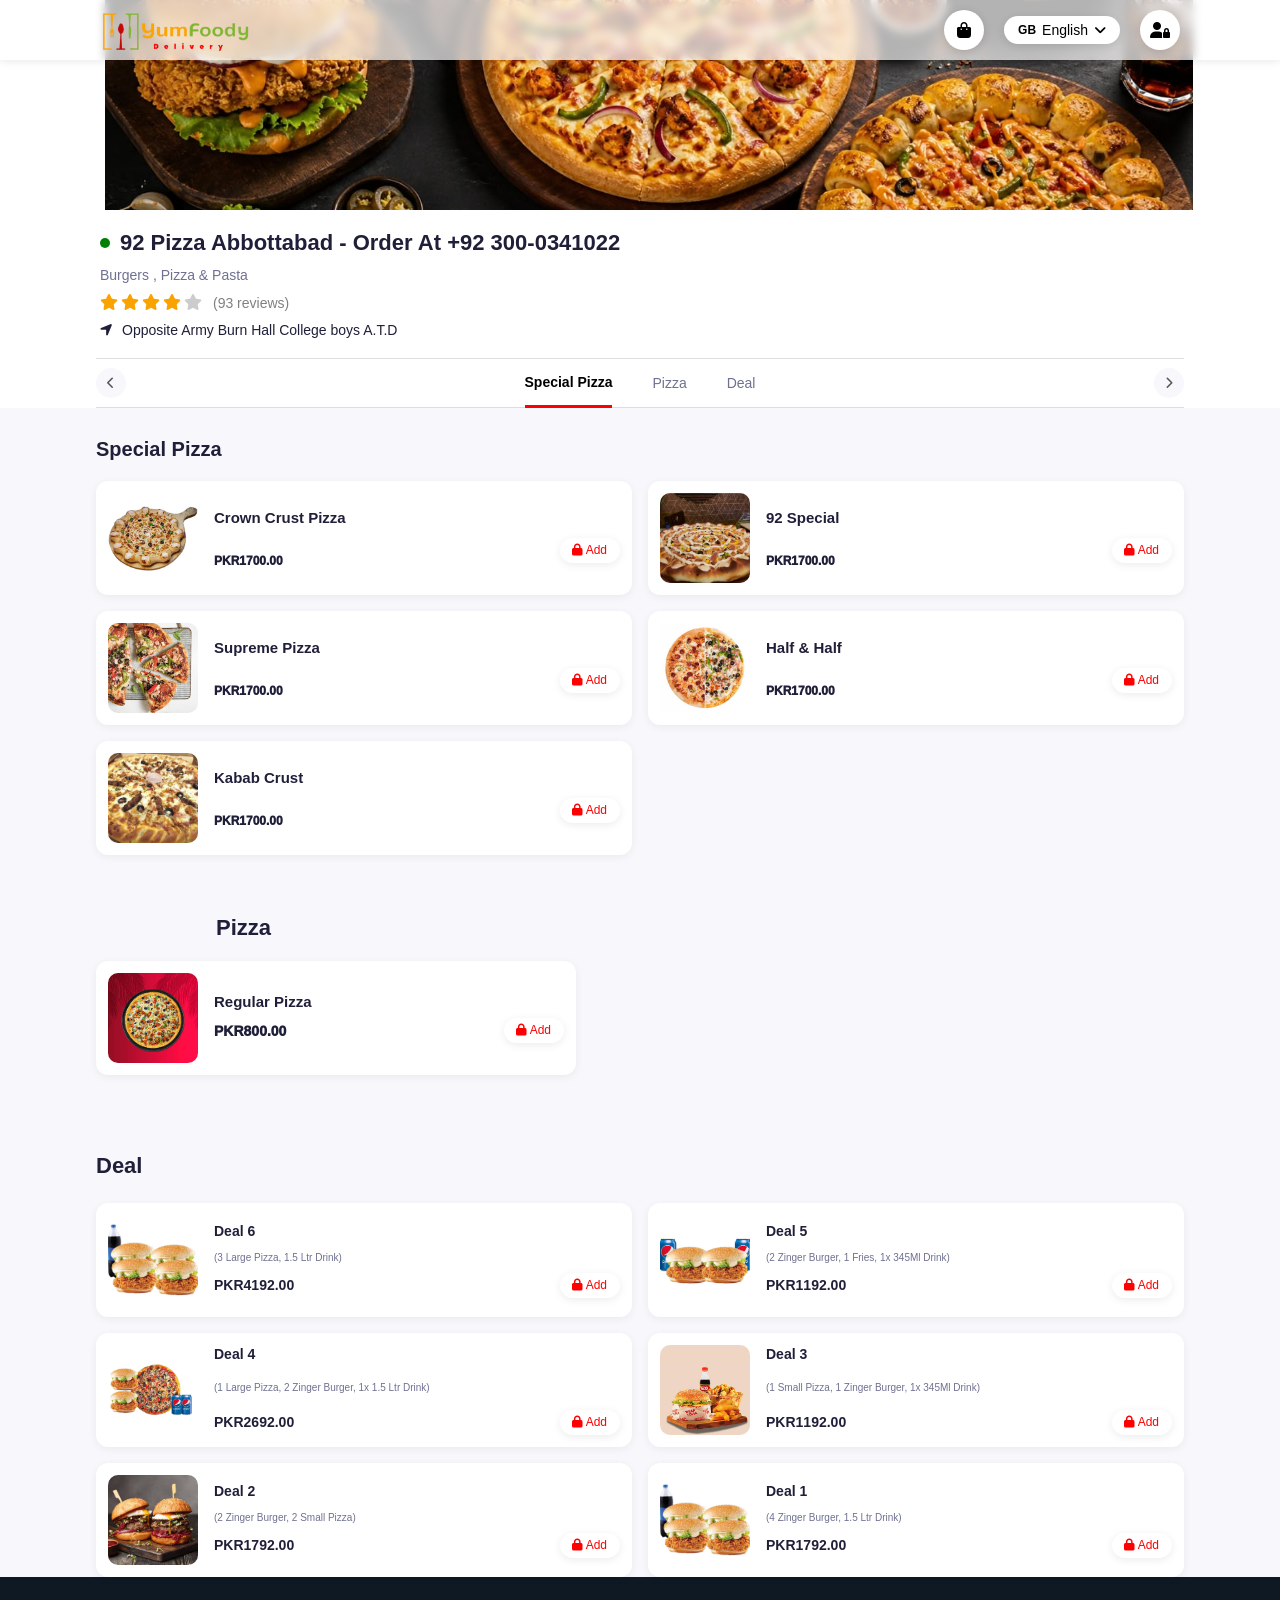
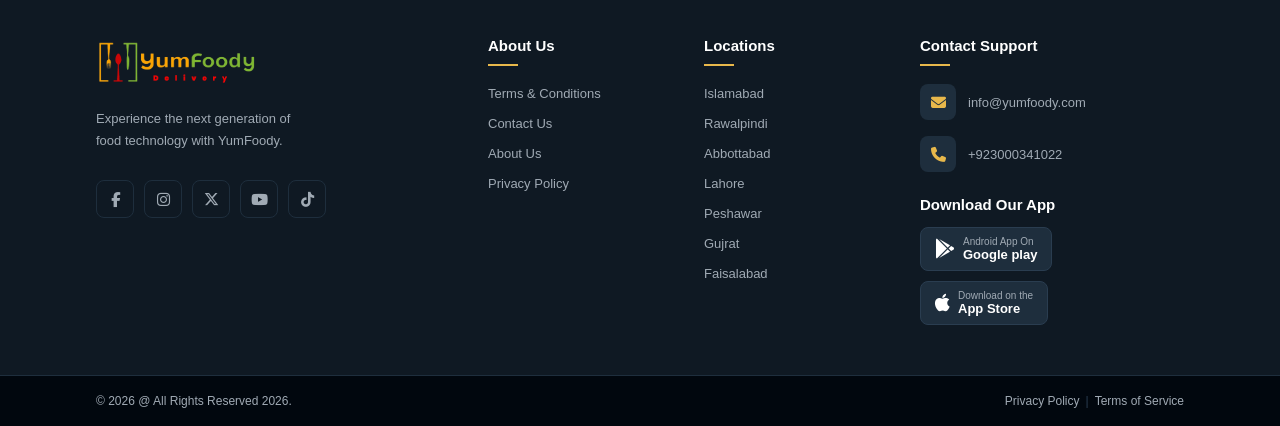
<file: 92 pizza abottabad/index.html>
<!DOCTYPE html>
<html lang="en">
<head>
    <meta charset="UTF-8">
    <meta name="viewport" content="width=device-width, initial-scale=1.0">
    <link rel="stylesheet" href="https://cdnjs.cloudflare.com/ajax/libs/font-awesome/6.5.0/css/all.min.css">
    <link rel="stylesheet" href="assets/css/style.css">
    <title>YumFoody.com.pk</title>
</head>
<body>

    <!-- Header -->
    <header>
        <div class="header-wrapper">
            <div class="header-container">
                <div class="logo">
                    <img src="assets/css/images/WhatsApp Image 2026-07-12 at 2.34.15 AM.png" alt="logo">
                </div>
                <div class="header-things">
                    <span class="badge">
                        <i class="fa-solid fa-bag-shopping"></i>
                    </span>
                    <p><span class="gb">GB</span> English
                        <i class="fa-solid fa-angle-down"></i>
                    </p>
                    <span class="signin">
                        <i class="fa-solid fa-user-lock"></i>
                    </span>
                </div>
            </div>
        </div>
    </header>

    <!-- Main -->
    <main>

        <!-- Hero Section -->
        <section class="hero">
            <div class="hero-img">
                <img src="assets/css/images/WhatsApp Image 2026-07-12 at 2.39.04 AM.jpeg" alt="restaurant">
            </div>
            <div class="title-wrapper">
                <div class="hero-title">
                    <p id="dot"></p>
                    <h1>92 Pizza Abbottabad - Order At +92 300-0341022</h1>
                </div>
                <div class="hero-item">
                    <small>Burgers , Pizza & Pasta</small>
                </div>
                <div class="review">
                    <span><i class="fa-solid fa-star"></i></span>
                    <span><i class="fa-solid fa-star"></i></span>
                    <span><i class="fa-solid fa-star"></i></span>
                    <span><i class="fa-solid fa-star"></i></span>
                    <span class="inactive"><i class="fa-solid fa-star"></i></span>
                    <span class="total-review">(93 reviews)</span>
                </div>
                <div class="hero-address">
                    <span><i class="fa-solid fa-location-arrow"></i></span>
                    <p>Opposite Army Burn Hall College boys A.T.D</p>
                </div>
            </div>
        </section>

        <!-- Bar / Slider Section -->
        <section class="bar">
            <div class="bar-wrapper">
                <div class="slide">
                    <div class="left">
                        <i class="fa-solid fa-chevron-left"></i>
                    </div>
                    <div class="slider-item">
                        <div class="special-pizza active">Special Pizza</div>
                        <div class="pizza"></a>Pizza</div>
                        <div class="deal-link">Deal</div>
                    </div>
                    <div class="right">
                        <i class="fa-solid fa-chevron-right"></i>
                    </div>
                </div>
            </div>
        </section>

        <!-- Pizza Section -->
        <section class="pizza-section" id="pizza-section">
            <div class="pizza-wrapper">
                <h2>Special Pizza</h2>
                <div class="pizza-container">

                    <div class="pizza-item">
                        <img src="assets/css/images/Crown-Crust-Pizza...-image.jpg" alt="Crown Crust Pizza">
                        <div class="pizza-info">
                            <h4>Crown Crust Pizza</h4>
                            <div class="lock">
                                <p id="pkr">PKR1700.00</p>
                                <span><i class="fa-solid fa-lock"></i> Add</span>
                            </div>
                        </div>
                    </div>

                    <div class="pizza-item">
                        <img src="assets/css/images/92-Special-image.jpg" alt="92 Special">
                        <div class="pizza-info">
                            <h4>92 Special</h4>
                            <div class="lock">
                                <p id="pkr">PKR1700.00</p>
                                <span><i class="fa-solid fa-lock"></i> Add</span>
                            </div>
                        </div>
                    </div>

                    <div class="pizza-item">
                        <img src="assets/css/images/Supreme-Pizza-image.jpg" alt="Supreme Pizza">
                        <div class="pizza-info">
                            <h4>Supreme Pizza</h4>
                            <div class="lock">
                                <p id="pkr">PKR1700.00</p>
                                <span><i class="fa-solid fa-lock"></i> Add</span>
                            </div>
                        </div>
                    </div>

                    <div class="pizza-item">
                        <img src="assets/css/images/Half-&-Half-image.jpg" alt="Half and Half">
                        <div class="pizza-info">
                            <h4>Half & Half</h4>
                            <div class="lock">
                                <p id="pkr">PKR1700.00</p>
                                <span><i class="fa-solid fa-lock"></i> Add</span>
                            </div>
                        </div>
                    </div>

                    <div class="pizza-item">
                        <img src="assets/css/images/Kabab-Crust-image.jpg" alt="Kabab Crust">
                        <div class="pizza-info">
                            <h4>Kabab Crust</h4>
                            <div class="lock">
                                <p id="pkr">PKR1700.00</p>
                                <span><i class="fa-solid fa-lock"></i> Add</span>
                            </div>
                        </div>
                    </div>

                </div>
            </div>
        </section>
        <!-- single pizza  -->
         <section class="single-pizza">
            <h1>Pizza</h1>
            <div class="single-wraper">
                
                <div class="single-container">
                    <div class="single-image">
                        <img src="assets/css/images/Regular-Pizza-image.jpg" alt="Regular-Pizza-image.jpg">
                    </div>
                    <div class="single-info-column">
                        <div class="single-info">
                            <h4>Regular Pizza</h4>
                        </div>
                        <div class="single-lock">
                            <p>PKR800.00</p>
                            <span><i class="fa-solid fa-lock"></i> Add</span>
                        </div>
                    </div>
                </div>
            </div>
         </section>

         <!-- Dealsection  -->
         <section class="deal" id="deal">
            <div class="deal-wraper">
                <h1>Deal</h1>
                <div class="deal-container">
                    <div class="deal-card">
                        <div class="deal-img">
                            <img src="assets/css/images/4-Zinger-Burger,-1.5-Ltr-Drink-image.jpg" alt="4zinger-burger">
                        </div>
                        <div class="deal-info">
                            <div class="about-deal">
                                <h4>Deal 6</h4>
                            </div>
                            <div class="about-small">
                                <small>(3 Large Pizza, 1.5 Ltr Drink)</small>
                            </div>
                            <div class="deal-price">
                                <p>PKR4192.00</p>
                                <span><i class="fa-solid fa-lock"></i> Add</span>
                            </div>
                        </div>
                    </div>
                     <div class="deal-card">
                        <div class="deal-img">
                            <img src="assets/css/images/2-Zinger-Burger,-1-Fries,-1x-345Ml-Drink-image.jpg" alt="2zinger-burger">
                        </div>
                        <div class="deal-info">
                            <div class="about-deal">
                                <h4>Deal 5</h4>
                            </div>
                            <div class="about-small">
                                <small>(2 Zinger Burger, 1 Fries, 1x 345Ml Drink)</small>
                            </div>
                            <div class="deal-price">
                                <p>PKR1192.00</p>
                                <span><i class="fa-solid fa-lock"></i> Add</span>
                            </div>
                        </div>
                    </div> 

                     <div class="deal-card" id="deal-active">
                        <div class="deal-img">
                            <img src="assets/css/images/1-Large-Pizza,-2-Zinger-Burger,-1x-1.5-Ltr-Drink-image.jpg" alt="2zinger-burger">
                        </div>
                        <div class="deal-info">
                            <div class="about-deal">
                                <h4>Deal 4</h4>
                            </div>
                            <div class="about-small">
                                <small>(1 Large Pizza, 2 Zinger Burger, 1x 1.5 Ltr Drink)</small>
                            </div>
                            <div class="deal-price">
                                <p>PKR2692.00</p>
                                <span><i class="fa-solid fa-lock"></i> Add</span>
                            </div>
                        </div>
                    </div>

                     <div class="deal-card" id="deal-active">
                        <div class="deal-img">
                            <img src="assets/css/images/1-Small-Pizza,-1-Zinger-Burger,-1x-345Ml-Drink-image.jpg" alt="2zinger-burger">
                        </div>
                        <div class="deal-info">
                            <div class="about-deal">
                                <h4>Deal 3</h4>
                            </div>
                            <div class="about-small">
                                <small>(1 Small Pizza, 1 Zinger Burger, 1x 345Ml Drink)</small>
                            </div>
                            <div class="deal-price">
                                <p>PKR1192.00</p>
                                <span><i class="fa-solid fa-lock"></i> Add</span>
                            </div>
                        </div>
                    </div>

                     <div class="deal-card">
                        <div class="deal-img">
                            <img src="assets/css/images/2-Zinger-Burger,-2-Small-Pizza-image.jpg" alt="2zinger-burger">
                        </div>
                        <div class="deal-info">
                            <div class="about-deal">
                                <h4>Deal 2</h4>
                            </div>
                            <div class="about-small">
                                <small>(2 Zinger Burger, 2 Small Pizza)</small>
                            </div>
                            <div class="deal-price">
                                <p>PKR1792.00</p>
                                <span><i class="fa-solid fa-lock"></i> Add</span>
                            </div>
                        </div>
                    </div>

                     <div class="deal-card">
                        <div class="deal-img">
                            <img src="assets/css/images/4-Zinger-Burger,-1.5-Ltr-Drink-image (1).jpg" alt="2zinger-burger">
                        </div>
                        <div class="deal-info">
                            <div class="about-deal">
                                <h4>Deal 1</h4>
                            </div>
                            <div class="about-small">
                                <small>(4 Zinger Burger, 1.5 Ltr Drink)</small>
                            </div>
                            <div class="deal-price">
                                <p>PKR1792.00</p>
                                <span><i class="fa-solid fa-lock"></i> Add</span>
                            </div>
                        </div>
                    </div>
                </div>
            </div>
          </section>

    </main>

    <footer>
    <div class="footer-container">

        <!-- Column 1 — Logo + Description + Social -->
        <div class="footer-logo">
            <!-- Logo — apni image path yahan daal dein -->
            <img src="assets/css/images/WhatsApp Image 2026-07-12 at 2.34.15 AM.png" alt="YumFoody Logo">
            <p>Experience the next generation of food technology with YumFoody.</p>
            <div class="social-icons">
                <a href="#"><i class="fa-brands fa-facebook-f"></i></a>
                <a href="#"><i class="fa-brands fa-instagram"></i></a>
                <a href="#"><i class="fa-brands fa-x-twitter"></i></a>
                <a href="#"><i class="fa-brands fa-youtube"></i></a>
                <a href="#"><i class="fa-brands fa-tiktok"></i></a>
            </div>
        </div>

        <!-- Column 2 — About Us -->
        <div class="footer-col">
            <h4>About Us</h4>
            <ul>
                <li><a href="#">Terms & Conditions</a></li>
                <li><a href="#">Contact Us</a></li>
                <li><a href="#">About Us</a></li>
                <li><a href="#">Privacy Policy</a></li>
            </ul>
        </div>

        <!-- Column 3 — Locations -->
        <div class="footer-col">
            <h4>Locations</h4>
            <ul>
                <li><a href="#">Islamabad</a></li>
                <li><a href="#">Rawalpindi</a></li>
                <li><a href="#">Abbottabad</a></li>
                <li><a href="#">Lahore</a></li>
                <li><a href="#">Peshawar</a></li>
                <li><a href="#">Gujrat</a></li>
                <li><a href="#">Faisalabad</a></li>
            </ul>
        </div>

        <!-- Column 4 — Contact + Download -->
        <div class="footer-contact">
            <h4>Contact Support</h4>

            <div class="contact-item">
                <div class="contact-icon">
                    <i class="fa-solid fa-envelope"></i>
                </div>
                <p>info@yumfoody.com</p>
            </div>

            <div class="contact-item">
                <div class="contact-icon">
                    <i class="fa-solid fa-phone"></i>
                </div>
                <p>+923000341022</p>
            </div>

            <p class="download-title">Download Our App</p>
            <div class="app-buttons">
                <a href="#" class="app-btn">
                    <i class="fa-brands fa-google-play"></i>
                    <div class="app-btn-text">
                        <span>Android App On</span>
                        <span>Google play</span>
                    </div>
                </a>
                <a href="#" class="app-btn">
                    <i class="fa-brands fa-apple"></i>
                    <div class="app-btn-text">
                        <span>Download on the</span>
                        <span>App Store</span>
                    </div>
                </a>
            </div>
        </div>

    </div>

    <!-- Bottom Bar -->
    <div class="footer-bottom">
        <div class="footer-bottom-container">
            <p>© 2026 @ All Rights Reserved 2026.</p>
            <div class="footer-bottom-links">
                <a href="#">Privacy Policy</a>
                <span>|</span>
                <a href="#">Terms of Service</a>
            </div>
        </div>
    </div>
</footer>


    <script>
        const dot = document.getElementById("dot");
        let isGreen = false;

        setInterval(() => {
            if (isGreen) {
                dot.style.backgroundColor = "green";
            } else {
                dot.style.backgroundColor = "red";
            }
            isGreen = !isGreen;
        }, 2000);
    </script>

</body>
</html>
</file>
<file: 92 pizza abottabad/assets/css/style.css>
* {
    margin: 0;
    padding: 0;
    box-sizing: border-box;
    font-family: 'Segoe UI', Tahoma, Geneva, Verdana, sans-serif;
}

/* ═══════════════════════════
   HEADER
═══════════════════════════ */
header {
    background: rgba(255, 255, 255, 0.7);
    backdrop-filter: blur(5px);
    -webkit-backdrop-filter: blur(5px);
    box-shadow: 0 2px 8px rgba(0, 0, 0, 0.08);
    position: sticky;
    top: 0;
    z-index: 1000;
}

.header-wrapper {
    height: 60px;
}

.header-container {
    display: flex;
    justify-content: space-between;
    align-items: center;
    height: 60px;
    padding: 0 100px;
}

.logo {
    height: 150px;
    width: 150px;
}

.logo img {
    width: 100%;
    height: 100%;
    object-fit: contain;
}

.header-things {
    display: flex;
    align-items: center;
    gap: 20px;
}

.header-things .badge {
    background-color: #fff;
    width: 40px;
    height: 40px;
    border-radius: 50%;
    box-shadow: 0 2px 8px rgba(0, 0, 0, 0.15);
    display: flex;
    align-items: center;
    justify-content: center;
    cursor: pointer;
}

.header-things p {
    border-radius: 16px;
    background-color: #fff;
    padding: 6px 14px;
    box-shadow: 0 2px 8px rgba(0, 0, 0, 0.1);
    font-size: 14px;
    cursor: pointer;
    display: flex;
    align-items: center;
    gap: 6px;
}

.header-things p .gb {
    font-size: 12px;
    font-weight: 600;
}

.header-things .signin {
    width: 40px;
    height: 40px;
    border-radius: 50%;
    box-shadow: 0 2px 8px rgba(0, 0, 0, 0.1);
    background: #fff;
    display: flex;
    align-items: center;
    justify-content: center;
    cursor: pointer;
}

/* ═══════════════════════════
   HERO SECTION
═══════════════════════════ */
.hero {
    width: 100%;         
    background: #fff;
}

.hero-img {
    width: 85vw;   
    height: 230px;      
    overflow: hidden; 
    z-index: 1;
    margin-top: -80px;
    margin-left: 105px;
}

.hero-img img {
    width: 100%;
    height: 100%;
    object-fit: cover;
    object-position: center;
}

.title-wrapper {
    padding: 20px 80px;
    background: #fff;
    display: flex;
    flex-direction: column;
    gap: 10px;
}

.hero-title {
    display: flex;
    align-items: center;
    gap: 10px;
    padding: 0 20px;
}

#dot {
    width: 10px;
    height: 10px;
    border-radius: 50%;
    background-color: green;
    flex-shrink: 0;
}

.hero-title h1 {
    font-size: 22px;
    font-weight: 700;
    color: #1f1f39;
}

.hero-item small {
    font-size: 14px;
    color: #6e7191;
    padding: 0 20px;
}

.review {
    display: flex;
    align-items: center;
    gap: 3px;
    padding: 0 20px;
    flex-wrap: wrap;
}

.review span {
    color: rgb(250, 162, 0);
    font-size: 16px;
}

.review .inactive {
    color: #ccc;
}

.review .total-review {
    color: grey;
    font-size: 14px;
    margin-left: 8px;
}

.hero-address {
    display: flex;
    align-items: center;
    gap: 10px;
    font-size: 14px;
    color: #1f1f39;
    padding-bottom: 10px;
    padding: 0 20px;
}

/* ═══════════════════════════
   BAR / SLIDER
═══════════════════════════ */
.bar {
    width: 100%;         
}

.bar-wrapper {
    width: 85%;
    margin: 0 auto;     
}

.slide {
    display: flex;
    justify-content: space-between;
    align-items: center;
    height: 50px;
    border-top: 1px solid #ddd;
    border-bottom: 1px solid #ddd;
}

.slider-item {
    display: flex;
    gap: 40px;
    align-items: center;
}

.slider-item div {
    font-size: 14px;
    color: #6e7191;
    cursor: pointer;
    height: 50px;
    display: flex;
    align-items: center;
    transition: color 0.3s;
    text-decoration: none;
    white-space: nowrap;
}

.pizza {
    text-decoration: none;
    color: #6e7191;
    outline: none;
}

.slider-item div.active {
    color: #000;
    border-bottom: 3px solid red;
    font-weight: 600;
}

.slider-item div:hover {
    color: #000;
}

.left, .right {
    background-color: #f7f7fc;
    width: 30px;
    height: 30px;
    border-radius: 50%;
    display: flex;
    align-items: center;
    justify-content: center;
    cursor: pointer;
    font-size: 12px;
    color: #555;
    flex-shrink: 0;
}

.left:hover, .right:hover {
    background-color: red;
    color: #fff;
}

/* ═══════════════════════════
   PIZZA SECTION
═══════════════════════════ */
.pizza-section {
    width: 100%;
    padding: 30px 0;
    background: #f7f7fc;
}

.pizza-wrapper {
    width: 85%;
    margin: 0 auto;
}

.pizza-wrapper h2 {
    font-size: 20px;
    font-weight: 700;
    margin-bottom: 20px;
    color: #1f1f39;
}

.pizza-container {
    display: grid;
    grid-template-columns: repeat(2, 1fr);
    gap: 16px;
}

.pizza-item {
    display: flex;
    align-items: center;
    gap: 16px;
    background: #fff;
    border-radius: 12px;
    padding: 12px;
    box-shadow: 0 2px 8px rgba(0,0,0,0.06);
}

.pizza-item img {
    width: 90px;
    height: 90px;
    border-radius: 10px;
    object-fit: cover;
    flex-shrink: 0;
}

.pizza-info {
    display: flex;
    flex-direction: column;
    gap: 8px;
    flex: 1;
    min-width: 0;
}

.pizza-info h4 {
    font-size: 15px;
    font-weight: 600;
    color: #1f1f39;
}

.pizza-info p{
    font-size: 14px;
    color: #1f1f39;
    font-weight: 1200;
}

.pizza-info span{
    width: 60px;
    height: 25px;
    background-color: #fff;
    border: none;
    padding: 5px 12px;
    border-radius: 15px;
    box-shadow: 0 2px 8px rgba(0, 0, 0, 0.08);
}

.lock {
    display: flex;
    justify-content: space-between;
    align-items: center;
    flex-wrap: wrap;
    gap: 8px;
}

.lock #pkr {
    font-size: 12px;
    font-weight: 1000;
    color: #1f1f39;
    margin-top: 20px;
}

.lock span {
    color: red;
    font-size: 12px;
    transition: 0.5s;
}

.pizza-info h4:hover {
    color: red;
    cursor: pointer;
}
.lock span:hover{
    transform: translate(0.1);
    background-color: red;
    color: #fff;
    cursor: pointer;
}

/* ═══════════════════════════
   SINGLE PIZZA SECTION
═══════════════════════════ */
.single-pizza{
    width: 100%;
    padding: 30px 0;
    background: #f7f7fc;
}
.single-pizza h1{
    font-size: 22px;
    margin-bottom: 20px;
    color: #1f1f39;
    padding-left: 120px;
}

.single-wraper{
    /* display: flex;
    justify-content: flex-start;
    align-items: center;
    gap: 16px;
    flex-wrap: wrap; */
    margin: 0 auto;
    width: 85%;
}
.single-container {
    display: flex;
    justify-content: flex-start;
    align-items: center;
    gap: 16px;
    width: 650px;
    max-width: 90%;
    height: 120px;
    background-color: #fff;
    border-radius: 12px;
    padding: 12px;
    box-shadow: 0 2px 8px rgba(0,0,0,0.06);
    margin: auto 120px;
}
.single-image img{
    display: block;
    width: 90px;
    height: 90px;
    flex-shrink: 0;
}

.single-info-column{
    display: flex;
    justify-content: center;
    flex-direction: column;
    gap: 30px;
    min-width: 0;
}
.single-info h4{
    color: #1f1f39;
    font-size: 15px;
    font-weight: 600;
    transition: 0.3s;
}
.single-lock {
    display: flex;
    justify-content: space-between;
    gap: 380px;
    flex-wrap: wrap;
} 

.single-lock p {
    font-size: 14px;
    font-weight: 1000;
    color: #1f1f39;
    margin-top: 20px;
}
.single-lock span {
    color: red;
    font-size: 12px;
    transition: 0.5s;
    width: 60px;
    height: 25px;
    background-color: #fff;
    border: none;
    padding: 5px 12px;
    border-radius: 15px;
    box-shadow: 0 2px 8px rgba(0, 0, 0, 0.08);
}

.single-info h4:hover {
    color: red;
    cursor: pointer;
}
.single-lock span:hover{
    transform: translate(0.1);
    background-color: red;
    color: #fff;
    cursor: pointer;
}

/* ═══════════════════════════
   DEAL SECTION
═══════════════════════════ */
.deal{
    width: 100%;
    background-color: #f7f7fc;
}
.deal-wraper {
    width: 90vw;
    margin: auto 120px;
}

.deal-wraper h1 {
    color: #1f1f39;
    padding: 48px 0 24px;
    font-size: 22px;
}
.deal-container {
    display: grid;
    grid-template-columns: repeat(2, 2fr);
    justify-content: center;
    align-items: center;
    gap: 20px 0;
    width: 100%;
}

.deal-card {
    display: flex;
    justify-content: flex-start;
    align-items: center;
    width: 650px;
    max-width: 100%;
    height: 120px;
    gap: 10px;
    border-radius: 12px;
    padding: 12px;
    background-color: #fff;
    box-shadow: 0 2px 8px rgba(0, 0, 0, 0.08);
}

#deal-active {
    height: 240px;
}

#deal-active img{
    height: 240px;
    width: 120px;
    object-fit: cover;
    display: block;
}

#deal-active .deal-info {
    display: flex;
    gap: 60px;
}  

.deal-img img {
    display: block;
    width: 90px;
    height: 90px;
    object-fit: cover;
    flex-shrink: 0;
}

.deal-info {
    display: flex;
    align-items: flex-start;
    flex-direction: column;
    gap: 15px;
    width: 100%;
    min-width: 0;
}

.about-deal h4 {
    font-size: 14px;
    color: #1f1f39;
}

.about-small small{
    color: #6e7191;
    font-size: 10px;
}

.deal-price {
    display: flex;                  
    justify-content: space-between; 
    align-items: center;
    width: 100%;                    
}

.deal-price p {
    font-size: 14px;
    color: #1f1f39;
    font-weight: 900;
}

.deal-price span {
    color: red;
    font-size: 12px;
    transition: 0.5s;
    width: 60px;
    height: 25px;
    background-color: #fff;
    border: none;
    padding: 5px 12px;
    border-radius: 15px;
    box-shadow: 0 2px 8px rgba(0, 0, 0, 0.08);
}

.about-deal h4:hover {
    cursor: pointer;
    color: red;
}
.deal-price span:hover {
    color: #fff;
    background-color: red;
    cursor: pointer;
}
* {
    margin: 0;
    padding: 0;
    box-sizing: border-box;
    font-family: 'Segoe UI', Tahoma, Geneva, Verdana, sans-serif;
}

html, body {
    overflow-x: hidden;   /* extra safety — kisi bhi chhoti miscalculation se horizontal scroll na aaye */
    width: 100%;
}

/* ═══════════════════════════
   HEADER
═══════════════════════════ */
header {
    background: rgba(255, 255, 255, 0.7);
    backdrop-filter: blur(5px);
    -webkit-backdrop-filter: blur(5px);
    box-shadow: 0 2px 8px rgba(0, 0, 0, 0.08);
    position: sticky;
    top: 0;
    z-index: 1000;
}

.header-wrapper {
    height: 60px;
}

.header-container {
    display: flex;
    justify-content: space-between;
    align-items: center;
    height: 60px;
    padding: 0 100px;
}

.logo {
    height: 150px;
    width: 150px;
}

.logo img {
    width: 100%;
    height: 100%;
    object-fit: contain;
}

.header-things {
    display: flex;
    align-items: center;
    gap: 20px;
}

.header-things .badge {
    background-color: #fff;
    width: 40px;
    height: 40px;
    border-radius: 50%;
    box-shadow: 0 2px 8px rgba(0, 0, 0, 0.15);
    display: flex;
    align-items: center;
    justify-content: center;
    cursor: pointer;
}

.header-things p {
    border-radius: 16px;
    background-color: #fff;
    padding: 6px 14px;
    box-shadow: 0 2px 8px rgba(0, 0, 0, 0.1);
    font-size: 14px;
    cursor: pointer;
    display: flex;
    align-items: center;
    gap: 6px;
}

.header-things p .gb {
    font-size: 12px;
    font-weight: 600;
}

.header-things .signin {
    width: 40px;
    height: 40px;
    border-radius: 50%;
    box-shadow: 0 2px 8px rgba(0, 0, 0, 0.1);
    background: #fff;
    display: flex;
    align-items: center;
    justify-content: center;
    cursor: pointer;
}

/* ═══════════════════════════
   HERO SECTION
═══════════════════════════ */
.hero {
    width: 100%;         
    background: #fff;
}

.hero-img {
    width: 85vw;   
    max-width: 100%;
    height: 230px;      
    overflow: hidden; 
    z-index: 1;
    margin-top: -80px;
    margin-left: 105px;
}

.hero-img img {
    width: 100%;
    height: 100%;
    object-fit: cover;
    object-position: center;
}

.title-wrapper {
    padding: 20px 80px;
    background: #fff;
    display: flex;
    flex-direction: column;
    gap: 10px;
}

.hero-title {
    display: flex;
    align-items: center;
    gap: 10px;
    padding: 0 20px;
}

#dot {
    width: 10px;
    height: 10px;
    border-radius: 50%;
    background-color: green;
    flex-shrink: 0;
}

.hero-title h1 {
    font-size: 22px;
    font-weight: 700;
    color: #1f1f39;
}

.hero-item small {
    font-size: 14px;
    color: #6e7191;
    padding: 0 20px;
}

.review {
    display: flex;
    align-items: center;
    gap: 3px;
    padding: 0 20px;
    flex-wrap: wrap;
}

.review span {
    color: rgb(250, 162, 0);
    font-size: 16px;
}

.review .inactive {
    color: #ccc;
}

.review .total-review {
    color: grey;
    font-size: 14px;
    margin-left: 8px;
}

.hero-address {
    display: flex;
    align-items: center;
    gap: 10px;
    font-size: 14px;
    color: #1f1f39;
    padding-bottom: 10px;
    padding: 0 20px;
}

/* ═══════════════════════════
   BAR / SLIDER
═══════════════════════════ */
.bar {
    width: 100%;         
}

.bar-wrapper {
    width: 85%;
    margin: 0 auto;     
}

.slide {
    display: flex;
    justify-content: space-between;
    align-items: center;
    height: 50px;
    border-top: 1px solid #ddd;
    border-bottom: 1px solid #ddd;
}

.slider-item {
    display: flex;
    gap: 40px;
    align-items: center;
}

.slider-item div {
    font-size: 14px;
    color: #6e7191;
    cursor: pointer;
    height: 50px;
    display: flex;
    align-items: center;
    transition: color 0.3s;
    text-decoration: none;
    white-space: nowrap;
}

.pizza {
    text-decoration: none;
    color: #6e7191;
    outline: none;
}

.slider-item div.active {
    color: #000;
    border-bottom: 3px solid red;
    font-weight: 600;
}

.slider-item div:hover {
    color: #000;
}

.left, .right {
    background-color: #f7f7fc;
    width: 30px;
    height: 30px;
    border-radius: 50%;
    display: flex;
    align-items: center;
    justify-content: center;
    cursor: pointer;
    font-size: 12px;
    color: #555;
    flex-shrink: 0;
}

.left:hover, .right:hover {
    background-color: red;
    color: #fff;
}

/* ═══════════════════════════
   PIZZA SECTION  (baseline pattern — sab middle sections isi ko follow karte hain)
═══════════════════════════ */
.pizza-section {
    width: 100%;
    padding: 30px 0;
    background: #f7f7fc;
    scroll-margin-top: 60px;
}

.pizza-wrapper {
    width: 85%;
    margin: 0 auto;
}

.pizza-wrapper h2 {
    font-size: 20px;
    font-weight: 700;
    margin-bottom: 20px;
    color: #1f1f39;
}

.pizza-container {
    display: grid;
    grid-template-columns: repeat(2, 1fr);
    gap: 16px;
}

.pizza-item {
    display: flex;
    align-items: center;
    gap: 16px;
    width: 100%;
    background: #fff;
    border-radius: 12px;
    padding: 12px;
    box-shadow: 0 2px 8px rgba(0,0,0,0.06);
}

.pizza-item img {
    width: 90px;
    height: 90px;
    border-radius: 10px;
    object-fit: cover;
    flex-shrink: 0;
}

.pizza-info {
    display: flex;
    flex-direction: column;
    gap: 8px;
    flex: 1;
    min-width: 0;
}

.pizza-info h4 {
    font-size: 15px;
    font-weight: 600;
    color: #1f1f39;
}

.pizza-info p{
    font-size: 14px;
    color: #1f1f39;
    font-weight: 1200;
}

.pizza-info span{
    width: 60px;
    height: 25px;
    background-color: #fff;
    border: none;
    padding: 5px 12px;
    border-radius: 15px;
    box-shadow: 0 2px 8px rgba(0, 0, 0, 0.08);
}

.lock {
    display: flex;
    justify-content: space-between;
    align-items: center;
    flex-wrap: wrap;
    gap: 8px;
}

.lock #pkr {
    font-size: 12px;
    font-weight: 1000;
    color: #1f1f39;
    margin-top: 20px;
}

.lock span {
    color: red;
    font-size: 12px;
    transition: 0.5s;
}

.pizza-info h4:hover {
    color: red;
    cursor: pointer;
}
.lock span:hover{
    transform: translate(0.1);
    background-color: red;
    color: #fff;
    cursor: pointer;
}

/* ═══════════════════════════
   SINGLE PIZZA SECTION  (pizza-section jesi hi wrapper/card sizing)
═══════════════════════════ */
.single-pizza{
    width: 100%;
    padding: 30px 0;
    background: #f7f7fc;
    scroll-margin-top: 60px;
}

.single-pizza h1{
    width: 85%;
    margin: 0 auto 20px;
    font-size: 22px;
    color: #1f1f39;
}

.single-wraper{
    width: 85%;
    margin: 0 auto;
}

.single-container {
    display: flex;
    justify-content: flex-start;
    align-items: center;
    gap: 16px;
    width: 100%;
    max-width: 480px;
    height: auto;
    background-color: #fff;
    border-radius: 12px;
    padding: 12px;
    box-shadow: 0 2px 8px rgba(0,0,0,0.06);
    margin: 0;
}

.single-image img{
    display: block;
    width: 90px;
    height: 90px;
    border-radius: 10px;
    object-fit: cover;
    flex-shrink: 0;
}

.single-info-column{
    display: flex;
    justify-content: center;
    flex-direction: column;
    gap: 8px;
    min-width: 0;
    flex: 1;
}
.single-info h4{
    color: #1f1f39;
    font-size: 15px;
    font-weight: 600;
    transition: 0.3s;
}
.single-lock {
    display: flex;
    justify-content: space-between;
    align-items: center;
    gap: 8px;
    flex-wrap: wrap;
} 

.single-lock p {
    font-size: 14px;
    font-weight: 1000;
    color: #1f1f39;
    margin-top: 0;
}
.single-lock span {
    color: red;
    font-size: 12px;
    transition: 0.5s;
    width: 60px;
    height: 25px;
    background-color: #fff;
    border: none;
    padding: 5px 12px;
    border-radius: 15px;
    box-shadow: 0 2px 8px rgba(0, 0, 0, 0.08);
}

.single-info h4:hover {
    color: red;
    cursor: pointer;
}
.single-lock span:hover{
    transform: translate(0.1);
    background-color: red;
    color: #fff;
    cursor: pointer;
}

/* ═══════════════════════════
   DEAL SECTION  (pizza-section jesi hi wrapper/card sizing)
═══════════════════════════ */
.deal{
    width: 100%;
    background-color: #f7f7fc;
    scroll-margin-top: 60px;
}

.deal-wraper {
    width: 85%;
    margin: 0 auto;
}

.deal-wraper h1 {
    color: #1f1f39;
    padding: 48px 0 24px;
    font-size: 22px;
}

.deal-container {
    display: grid;
    grid-template-columns: repeat(2, 1fr);
    justify-content: center;
    align-items: center;
    gap: 16px;
    width: 100%;
}

.deal-card {
    display: flex;
    justify-content: flex-start;
    align-items: center;
    width: 100%;
    height: auto;
    gap: 16px;
    border-radius: 12px;
    padding: 12px;
    background-color: #fff;
    box-shadow: 0 2px 8px rgba(0, 0, 0, 0.06);
}

#deal-active {
    height: auto;
}

#deal-active img{
    width: 90px;
    height: 90px;
    object-fit: cover;
    display: block;
}

#deal-active .deal-info {
    display: flex;
    flex-direction: column;
    gap: 15px;
}  

.deal-img img {
    display: block;
    width: 90px;
    height: 90px;
    border-radius: 10px;
    object-fit: cover;
    flex-shrink: 0;
}

.deal-info {
    display: flex;
    align-items: flex-start;
    flex-direction: column;
    gap: 8px;
    width: 100%;
    min-width: 0;
}

.about-deal h4 {
    font-size: 14px;
    color: #1f1f39;
}

.about-small small{
    color: #6e7191;
    font-size: 10px;
}

.deal-price {
    display: flex;                  
    justify-content: space-between; 
    align-items: center;
    width: 100%;                    
}

.deal-price p {
    font-size: 14px;
    color: #1f1f39;
    font-weight: 900;
}

.deal-price span {
    color: red;
    font-size: 12px;
    transition: 0.5s;
    width: 60px;
    height: 25px;
    background-color: #fff;
    border: none;
    padding: 5px 12px;
    border-radius: 15px;
    box-shadow: 0 2px 8px rgba(0, 0, 0, 0.08);
}

.about-deal h4:hover {
    cursor: pointer;
    color: red;
}
.deal-price span:hover {
    color: #fff;
    background-color: red;
    cursor: pointer;
}

/* ═══════════════════════════
   FOOTER
═══════════════════════════ */
footer {
    background-color: #0f1923;
    color: #ffffff;
    padding: 60px 0 0 0;
}

.footer-container {
    width: 85%;
    margin: 0 auto;
    display: grid;
    grid-template-columns: 2fr 1fr 1fr 1.5fr;
    gap: 40px;
    padding-bottom: 50px;
}

.footer-logo img {
    width: 160px;
    margin-bottom: 20px;
}

.footer-logo p {
    font-size: 13px;
    color: #a0aab4;
    line-height: 1.7;
    margin-bottom: 28px;
    max-width: 220px;
}

.social-icons {
    display: flex;
    gap: 10px;
    flex-wrap: wrap;
}

.social-icons a {
    display: flex;
    align-items: center;
    justify-content: center;
    width: 38px;
    height: 38px;
    border-radius: 8px;
    border: 1px solid #1e2e3d;
    color: #a0aab4;
    font-size: 15px;
    text-decoration: none;
    transition: all 0.3s;
}

.social-icons a:hover {
    border-color: #2ecc71;
    color: #2ecc71;
    transform: translateY(-10px);
}

.footer-col h4 {
    font-size: 15px;
    font-weight: 600;
    color: #ffffff;
    margin-bottom: 18px;
    position: relative;
    padding-bottom: 12px;
}

.footer-col h4::after {
    content: "";
    position: absolute;
    bottom: 0;
    left: 0;
    width: 30px;
    height: 2px;
    background-color: #e8b84b;
}

.footer-col ul {
    list-style: none;
}

.footer-col ul li {
    margin-bottom: 12px;
    transition: 0.3s;
}
.footer-col ul li:hover {
    transform: translateX(10px);
}

.footer-col ul li a {
    font-size: 13px;
    color: #a0aab4;
    text-decoration: none;
    transition: color 0.3s;
}

.footer-col ul li a:hover {
    color: #2ecc71;
}

.footer-contact h4 {
    font-size: 15px;
    font-weight: 600;
    color: #ffffff;
    margin-bottom: 18px;
    position: relative;
    padding-bottom: 12px;
}

.footer-contact h4::after {
    content: "";
    position: absolute;
    bottom: 0;
    left: 0;
    width: 30px;
    height: 2px;
    background-color: #e8b84b;
}

.contact-item {
    display: flex;
    align-items: center;
    gap: 12px;
    margin-bottom: 16px;
}

.contact-icon {
    width: 36px;
    height: 36px;
    border-radius: 8px;
    background-color: #1e2e3d;
    display: flex;
    align-items: center;
    justify-content: center;
    flex-shrink: 0;
}

.contact-icon i {
    font-size: 15px;
    color: #e8b84b;
}

.contact-item p {
    font-size: 13px;
    color: #a0aab4;
}

.download-title {
    font-size: 15px;
    font-weight: 600;
    color: #ffffff;
    margin: 24px 0 14px;
}

.app-buttons {
    display: flex;
    gap: 10px;
    flex-wrap: wrap;
}

.app-btn {
    display: flex;
    align-items: center;
    gap: 8px;
    background-color: #1e2e3d;
    border: 1px solid #2a3d50;
    border-radius: 8px;
    padding: 8px 14px;
    text-decoration: none;
    transition: border-color 0.3s;
}

.app-btn:hover {
    border-color: #2ecc71;
}

.app-btn i {
    font-size: 20px;
    color: #ffffff;
}

.app-btn-text {
    display: flex;
    flex-direction: column;
}

.app-btn-text span:first-child {
    font-size: 10px;
    color: #a0aab4;
}

.app-btn-text span:last-child {
    font-size: 13px;
    font-weight: 600;
    color: #ffffff;
}

.footer-bottom {
    border-top: 1px solid #1e2e3d;
    background-color: #01070e;
    padding: 18px 0;
}

.footer-bottom-container {
    width: 85%;
    margin: 0 auto;
    display: flex;
    justify-content: space-between;
    align-items: center;
    flex-wrap: wrap;
    gap: 10px;
}

.footer-bottom p {
    font-size: 12px;
    color: #a0aab4;
}

.footer-bottom-links {
    display: flex;
    align-items: center;
    gap: 6px;
}

.footer-bottom-links a {
    font-size: 12px;
    color: #a0aab4;
    text-decoration: none;
    transition: color 0.3s;
}

.footer-bottom-links a:hover {
    color: #2ecc71;
}

.footer-bottom-links span {
    color: #2a3d50;
    font-size: 12px;
}

/* ═══════════════════════════════════════════════
   RESPONSIVE — TABLET (≤1024px)
═══════════════════════════════════════════════════ */
@media (max-width: 1024px) {

    .header-container {
        padding: 0 40px;
    }

    .logo {
        height: 100px;
        width: 100px;
    }

    .hero-img {
        width: 90vw;
        margin-left: 40px;
        margin-top: -50px;
    }

    .title-wrapper {
        padding: 20px 40px;
    }

    .single-container {
        max-width: 100%;
    }

    .single-lock {
        gap: 60px;
    }

    .footer-container {
        grid-template-columns: 1fr 1fr;
        gap: 30px;
    }
}

/* ═══════════════════════════════════════════════
   RESPONSIVE — MOBILE (≤768px)
═══════════════════════════════════════════════════ */
@media (max-width: 768px) {

    .header-container {
        padding: 0 16px;
    }

    .logo {
        height: 70px;
        width: 70px;
    }

    .header-things {
        gap: 10px;
    }

    .header-things p span:not(.gb) {
        display: none;
    }

    .hero-img {
        width: 100%;
        margin-left: 0;
        margin-top: 0;
        height: 180px;
    }

    .title-wrapper {
        padding: 16px 20px;
    }

    .hero-title, .hero-item small, .review, .hero-address {
        padding: 0;
    }

    .bar-wrapper {
        width: 95%;
    }

    .slider-item {
        gap: 20px;
        overflow-x: auto;
    }

    .pizza-wrapper,
    .single-wraper,
    .single-pizza h1,
    .deal-wraper {
        width: 92%;
    }

    .pizza-container {
        grid-template-columns: 1fr;
    }

    .single-container {
        max-width: 100%;
    }

    .single-lock {
        gap: 30px;
    }

    .deal-container {
        grid-template-columns: 1fr;
    }

    #deal-active {
        flex-direction: row;
        height: auto;
    }

    #deal-active img {
        height: 140px;
        width: 100px;
    }

    #deal-active .deal-info {
        gap: 15px;
    }

    .footer-container {
        grid-template-columns: 1fr;
        text-align: left;
    }
}

/* ═══════════════════════════════════════════════
   RESPONSIVE — SMALL MOBILE (≤480px)
═══════════════════════════════════════════════════ */
@media (max-width: 480px) {

    .logo {
        height: 55px;
        width: 55px;
    }

    .header-things .badge,
    .header-things .signin {
        width: 34px;
        height: 34px;
    }

    .hero-title h1 {
        font-size: 17px;
    }

    .hero-img {
        height: 150px;
    }

    .pizza-item {
        flex-direction: column;
        align-items: flex-start;
        text-align: left;
    }

    .pizza-item img {
        width: 100%;
        height: 140px;
    }

    .single-container {
        flex-direction: column;
        height: auto;
        align-items: flex-start;
    }

    .single-image img {
        width: 100%;
        height: 140px;
    }

    .single-info-column {
        width: 100%;
        gap: 12px;
    }

    .single-lock {
        width: 100%;
        gap: 8px;
    }

    .deal-card {
        flex-direction: column;
        align-items: flex-start;
        height: auto;
    }

    .deal-img img {
        width: 100%;
        height: 140px;
    }

    #deal-active {
        flex-direction: column;
    }

    #deal-active img {
        width: 100%;
        height: 160px;
    }

    .footer-bottom-container {
        flex-direction: column;
        text-align: center;
    }
}
</file>
